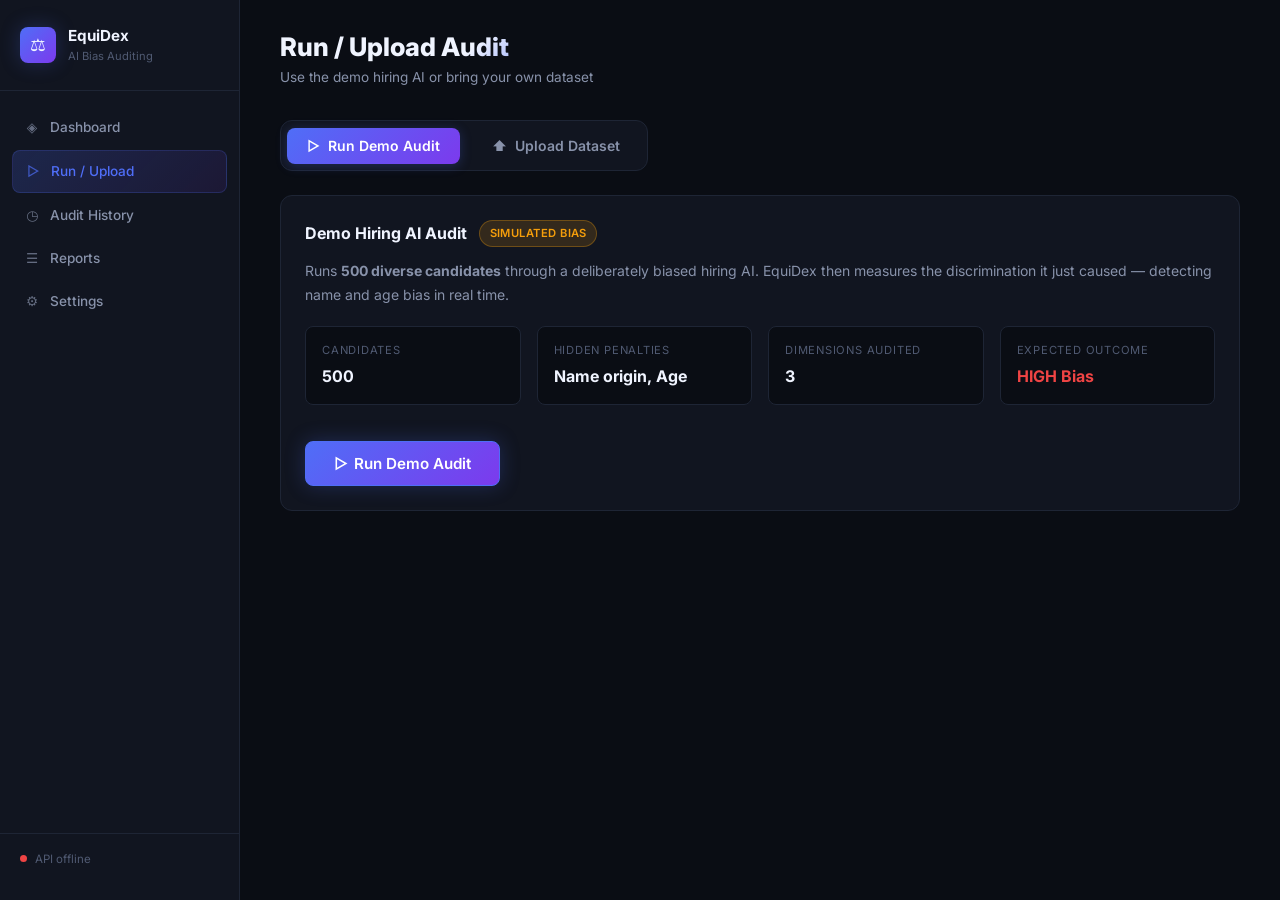
<file: frontend/audit.html>
<!DOCTYPE html>
<html lang="en">
<head>
  <meta charset="UTF-8" />
  <meta name="viewport" content="width=device-width, initial-scale=1.0" />
  <title>Run Audit — EquiDex</title>
  <meta name="description" content="Run a demo audit or upload your own dataset to detect AI bias." />
  <link rel="preconnect" href="https://fonts.googleapis.com" />
  <link href="https://fonts.googleapis.com/css2?family=Inter:wght@300;400;500;600;700;800&family=JetBrains+Mono:wght@400;500&display=swap" rel="stylesheet" />
  <link rel="stylesheet" href="css/style.css" />
</head>
<body>
  <nav class="sidebar" id="sidebar">
    <div class="sidebar-brand">
      <div class="brand-icon">⚖</div>
      <div>
        <div class="brand-name">EquiDex</div>
        <div class="brand-sub">AI Bias Auditing</div>
      </div>
    </div>
    <ul class="nav-list">
      <li><a href="index.html" class="nav-link">
        <span class="nav-icon">◈</span> Dashboard
      </a></li>
      <li><a href="audit.html" class="nav-link active">
        <span class="nav-icon">▷</span> Run / Upload
      </a></li>
      <li><a href="history.html" class="nav-link">
        <span class="nav-icon">◷</span> Audit History
      </a></li>
      <li><a href="report.html" class="nav-link">
        <span class="nav-icon">☰</span> Reports
      </a></li>
      <li><a href="settings.html" class="nav-link">
        <span class="nav-icon">⚙</span> Settings
      </a></li>
    </ul>
    <div class="sidebar-footer">
      <div class="status-dot" id="api-status-dot"></div>
      <span id="api-status-label">Connecting…</span>
    </div>
  </nav>

  <main class="main">
    <header class="topbar">
      <div>
        <h1 class="page-title">Run / Upload Audit</h1>
        <p class="page-sub">Use the demo hiring AI or bring your own dataset</p>
      </div>
    </header>

    <!-- Mode Toggle -->
    <div class="mode-toggle" id="mode-toggle">
      <button class="mode-btn mode-btn--active" id="tab-demo" onclick="switchMode('demo')">
        <span>▷</span> Run Demo Audit
      </button>
      <button class="mode-btn" id="tab-upload" onclick="switchMode('upload')">
        <span>⬆</span> Upload Dataset
      </button>
    </div>

    <!-- ── Demo Mode ── -->
    <section class="card" id="panel-demo">
      <div class="card-header">
        <h2 class="card-title">Demo Hiring AI Audit</h2>
        <span class="badge badge-warning">Simulated Bias</span>
      </div>
      <p class="card-desc">
        Runs <strong>500 diverse candidates</strong> through a deliberately biased hiring AI. 
        EquiDex then measures the discrimination it just caused — detecting name and age bias in real time.
      </p>

      <div class="info-grid">
        <div class="info-item">
          <div class="info-label">Candidates</div>
          <div class="info-val">500</div>
        </div>
        <div class="info-item">
          <div class="info-label">Hidden Penalties</div>
          <div class="info-val">Name origin, Age</div>
        </div>
        <div class="info-item">
          <div class="info-label">Dimensions Audited</div>
          <div class="info-val">3</div>
        </div>
        <div class="info-item">
          <div class="info-label">Expected Outcome</div>
          <div class="info-val text-danger">HIGH Bias</div>
        </div>
      </div>

      <button class="btn btn-primary btn-lg" id="btn-run-demo" onclick="runDemoAudit()">
        <span id="run-icon">▷</span>
        <span id="run-label">Run Demo Audit</span>
      </button>

      <div class="result-box" id="demo-result" style="display:none"></div>
    </section>

    <!-- ── Upload Mode ── -->
    <section class="card" id="panel-upload" style="display:none">
      <div class="card-header">
        <h2 class="card-title">Upload Existing Dataset</h2>
        <span class="badge badge-info">CSV or JSON</span>
      </div>
      <p class="card-desc">
        Upload a file containing your existing application decisions. 
        EquiDex will run its full bias analysis on your real-world data.
      </p>

      <!-- Format Guide -->
      <div class="format-tabs">
        <button class="fmt-tab fmt-tab--active" onclick="showFmt('csv')">CSV Format</button>
        <button class="fmt-tab" onclick="showFmt('json')">JSON Format</button>
      </div>

      <div class="format-example" id="fmt-csv">
        <div class="code-label">Required: <code>decision</code> column · Optional: name, age, ethnicity, experience, gpa, score</div>
        <pre class="code-block">name,age,ethnicity,experience,gpa,decision,score
James Smith,30,Caucasian,5,3.5,accepted,75
Mohammed Hassan,28,Middle Eastern,5,3.5,rejected,44
Lakisha Williams,27,African American,4,3.6,rejected,38
Emily White,29,Caucasian,4,3.4,accepted,70</pre>
      </div>

      <div class="format-example" id="fmt-json" style="display:none">
        <div class="code-label">Array of objects — same fields apply</div>
        <pre class="code-block">[
  {"name": "James Smith", "age": 30, "ethnicity": "Caucasian",
   "experience": 5, "gpa": 3.5, "decision": "accepted", "score": 75},
  {"name": "Mohammed Hassan", "age": 28, "ethnicity": "Middle Eastern",
   "experience": 5, "gpa": 3.5, "decision": "rejected", "score": 44}
]</pre>
      </div>

      <!-- Drop Zone -->
      <div class="dropzone" id="dropzone"
           ondragover="handleDragOver(event)"
           ondragleave="handleDragLeave(event)"
           ondrop="handleDrop(event)"
           onclick="document.getElementById('file-input').click()">
        <div class="drop-icon">⬆</div>
        <div class="drop-title">Drop your file here</div>
        <div class="drop-sub">or click to browse · .csv or .json · max 10 MB</div>
        <input type="file" id="file-input" accept=".csv,.json" style="display:none" onchange="handleFileSelect(event)" />
      </div>

      <!-- File Preview -->
      <div class="file-preview" id="file-preview" style="display:none">
        <div class="file-preview-header">
          <div class="file-info">
            <span class="file-icon">📄</span>
            <div>
              <div class="file-name" id="file-name"></div>
              <div class="file-meta" id="file-meta"></div>
            </div>
          </div>
          <button class="btn btn-ghost btn-sm" onclick="clearFile()">✕ Remove</button>
        </div>
        <!-- CSV Preview Table -->
        <div id="csv-preview-wrap" style="display:none">
          <div class="preview-label">Preview (first 5 rows)</div>
          <div class="table-wrap">
            <table class="data-table" id="preview-table">
              <thead id="preview-head"></thead>
              <tbody id="preview-body"></tbody>
            </table>
          </div>
        </div>
      </div>

      <button class="btn btn-primary btn-lg" id="btn-upload" onclick="uploadDataset()" disabled>
        <span id="upload-icon">⬆</span>
        <span id="upload-label">Upload & Analyse</span>
      </button>

      <div class="result-box" id="upload-result" style="display:none"></div>
    </section>
  </main>

  <script src="js/config.js"></script>
  <script src="js/api.js"></script>
  <script src="js/audit.js"></script>
</body>
</html>
</file>
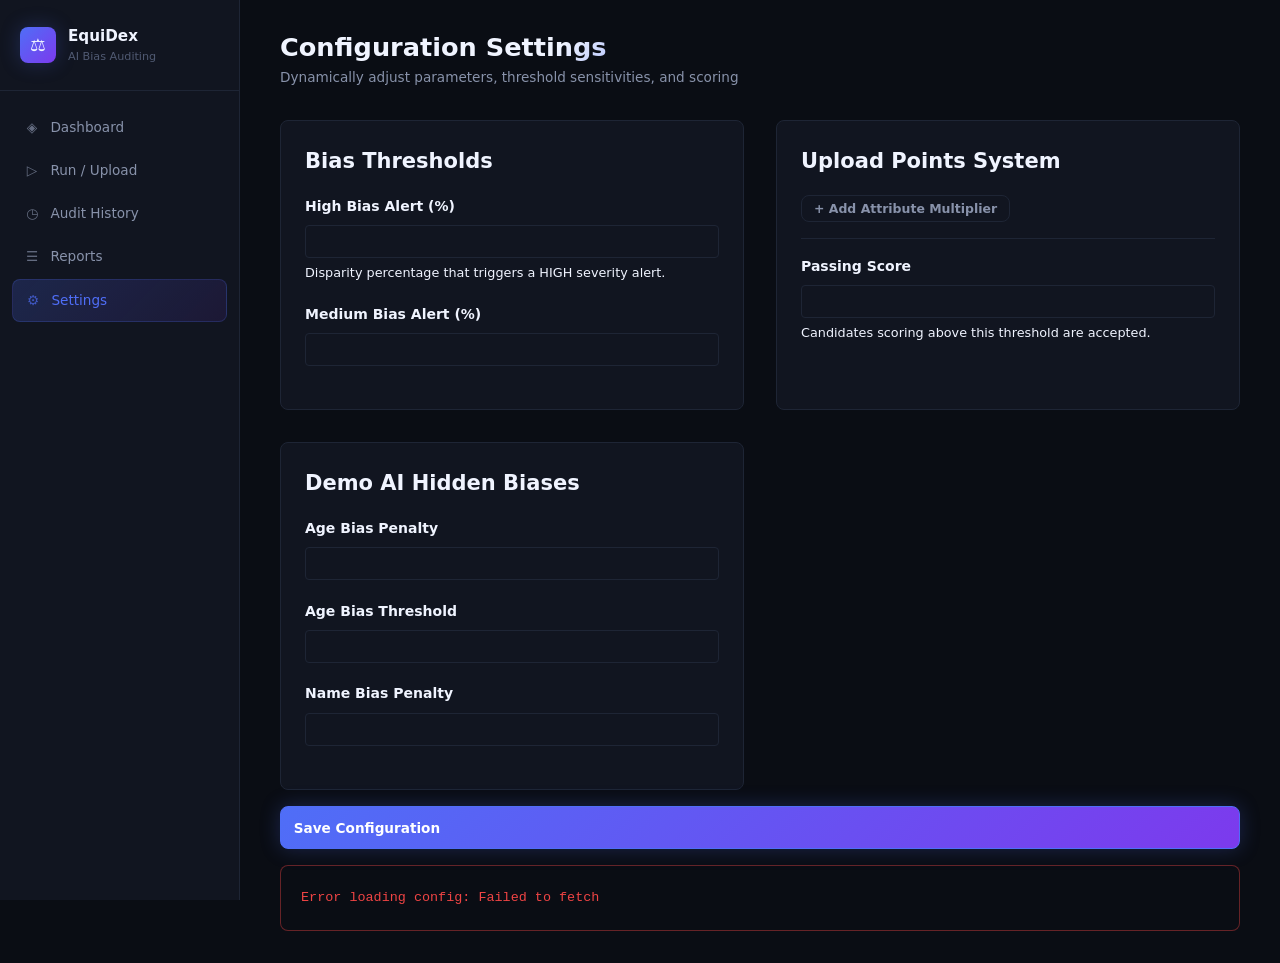
<file: frontend/settings.html>
<!DOCTYPE html>
<html lang="en">
<head>
  <meta charset="UTF-8" />
  <meta name="viewport" content="width=device-width, initial-scale=1.0" />
  <title>Settings — EquiDex</title>
  <link rel="stylesheet" href="css/style.css" />
  <style>
    .settings-grid { display: grid; grid-template-columns: 1fr 1fr; gap: 2rem; margin-top: 1.5rem; }
    .settings-card { background: var(--bg-card); padding: 1.5rem; border-radius: 8px; border: 1px solid var(--border); }
    .form-group { margin-bottom: 1.2rem; }
    .form-group label { display: block; margin-bottom: 0.5rem; font-weight: 600; color: #f0f4ff; }
    .form-group input { width: 100%; background: var(--bg-body); border: 1px solid var(--border); color: #f0f4ff; padding: 0.5rem 0.8rem; border-radius: 4px; font-family: 'Inter', sans-serif; }
    .form-group small { display: block; font-size: 0.8rem; color: var(--text-muted); margin-top: 0.3rem; }
    .btn-save { margin-top: 1rem; width: 100%; padding: 0.8rem; }
  </style>
</head>
<body>
  <nav class="sidebar" id="sidebar">
    <div class="sidebar-brand">
      <div class="brand-icon">⚖</div>
      <div>
        <div class="brand-name">EquiDex</div>
        <div class="brand-sub">AI Bias Auditing</div>
      </div>
    </div>
    <ul class="nav-list">
      <li><a href="index.html" class="nav-link"><span class="nav-icon">◈</span> Dashboard</a></li>
      <li><a href="audit.html" class="nav-link"><span class="nav-icon">▷</span> Run / Upload</a></li>
      <li><a href="history.html" class="nav-link"><span class="nav-icon">◷</span> Audit History</a></li>
      <li><a href="report.html" class="nav-link"><span class="nav-icon">☰</span> Reports</a></li>
      <li><a href="settings.html" class="nav-link active"><span class="nav-icon">⚙</span> Settings</a></li>
    </ul>
  </nav>

  <main class="main">
    <header class="topbar">
      <div>
        <h1 class="page-title">Configuration Settings</h1>
        <p class="page-sub">Dynamically adjust parameters, threshold sensitivities, and scoring</p>
      </div>
    </header>

    <div class="settings-grid">
      <!-- Thresholds -->
      <div class="settings-card">
        <h2 style="margin-bottom:1rem;color:#f0f4ff;">Bias Thresholds</h2>
        <div class="form-group">
          <label>High Bias Alert (%)</label>
          <input type="number" id="cfg-high-bias" />
          <small>Disparity percentage that triggers a HIGH severity alert.</small>
        </div>
        <div class="form-group">
          <label>Medium Bias Alert (%)</label>
          <input type="number" id="cfg-mid-bias" />
        </div>
      </div>

      <!-- Upload Points System -->
      <div class="settings-card">
        <h2 style="margin-bottom:1rem;color:#f0f4ff;">Upload Points System</h2>
        <div id="dynamic-multipliers">
          <!-- Populated by settings.js -->
        </div>
        <button class="btn btn-ghost btn-sm" onclick="addMultiplierField()" style="margin-bottom:1rem;">+ Add Attribute Multiplier</button>
        <div class="form-group" style="padding-top:1rem; border-top:1px solid var(--border);">
          <label>Passing Score</label>
          <input type="number" id="cfg-passing" />
          <small>Candidates scoring above this threshold are accepted.</small>
        </div>
      </div>

      <!-- Demo Biases -->
      <div class="settings-card">
        <h2 style="margin-bottom:1rem;color:#f0f4ff;">Demo AI Hidden Biases</h2>
        <div class="form-group">
          <label>Age Bias Penalty</label>
          <input type="number" id="cfg-age-penalty" />
        </div>
        <div class="form-group">
          <label>Age Bias Threshold</label>
          <input type="number" id="cfg-age-thresh" />
        </div>
        <div class="form-group">
          <label>Name Bias Penalty</label>
          <input type="number" id="cfg-name-penalty" />
        </div>
      </div>
    </div>

    <button class="btn btn-primary btn-save" onclick="saveConfiguration()" id="save-btn">Save Configuration</button>
    <div id="save-result" style="display:none;margin-top:1rem;" class="result-box"></div>
  </main>

  <script src="js/config.js"></script>
  <script src="js/api.js"></script>
  <script src="js/settings.js"></script>
</body>
</html>
</file>
<file: frontend/css/style.css>
/* ── EquiDex Design System ────────────────────────────────────────────────── */

:root {
  --bg:          #0a0d14;
  --bg-card:     #111520;
  --bg-hover:    #161b2a;
  --bg-input:    #0e1219;
  --border:      #1e2535;
  --border-soft: #252d40;

  --accent:      #4f6ef7;
  --accent-glow: rgba(79,110,247,0.25);
  --accent-2:    #7c3aed;

  --success:     #22c55e;
  --warning:     #f59e0b;
  --danger:      #ef4444;
  --info:        #38bdf8;

  --text-1:      #f0f4ff;
  --text-2:      #8892aa;
  --text-3:      #505a72;

  --sidebar-w:   240px;
  --radius:      12px;
  --radius-sm:   8px;
  --shadow:      0 4px 24px rgba(0,0,0,0.5);
  --transition:  0.18s ease;
}

*, *::before, *::after { box-sizing: border-box; margin: 0; padding: 0; }

html { scroll-behavior: smooth; }

body {
  font-family: 'Inter', system-ui, sans-serif;
  background: var(--bg);
  color: var(--text-1);
  display: flex;
  min-height: 100vh;
  font-size: 14px;
  line-height: 1.6;
}

/* ── Scrollbar ─────────────────────────────────────────────────────────────── */
::-webkit-scrollbar { width: 6px; height: 6px; }
::-webkit-scrollbar-track { background: var(--bg); }
::-webkit-scrollbar-thumb { background: var(--border-soft); border-radius: 4px; }

/* ── Sidebar ───────────────────────────────────────────────────────────────── */
.sidebar {
  width: var(--sidebar-w);
  min-height: 100vh;
  background: var(--bg-card);
  border-right: 1px solid var(--border);
  display: flex;
  flex-direction: column;
  position: fixed;
  top: 0; left: 0; bottom: 0;
  z-index: 100;
  padding: 1.5rem 0;
}

.sidebar-brand {
  display: flex;
  align-items: center;
  gap: 0.75rem;
  padding: 0 1.25rem 1.5rem;
  border-bottom: 1px solid var(--border);
  margin-bottom: 1rem;
}

.brand-icon {
  width: 36px; height: 36px;
  background: linear-gradient(135deg, var(--accent), var(--accent-2));
  border-radius: var(--radius-sm);
  display: flex; align-items: center; justify-content: center;
  font-size: 1.1rem;
  flex-shrink: 0;
  box-shadow: 0 0 20px var(--accent-glow);
}

.brand-name { font-weight: 700; font-size: 0.95rem; }
.brand-sub  { font-size: 0.7rem; color: var(--text-3); }

.nav-list { list-style: none; padding: 0 0.75rem; flex: 1; }

.nav-link {
  display: flex;
  align-items: center;
  gap: 0.65rem;
  padding: 0.6rem 0.75rem;
  border-radius: var(--radius-sm);
  color: var(--text-2);
  text-decoration: none;
  font-size: 0.85rem;
  font-weight: 500;
  transition: background var(--transition), color var(--transition);
  margin-bottom: 2px;
}

.nav-link:hover { background: var(--bg-hover); color: var(--text-1); }
.nav-link.active {
  background: linear-gradient(135deg, rgba(79,110,247,0.2), rgba(124,58,237,0.1));
  color: var(--accent);
  border: 1px solid rgba(79,110,247,0.2);
}

.nav-icon { width: 1rem; text-align: center; opacity: 0.7; }

.sidebar-footer {
  padding: 1rem 1.25rem 0.5rem;
  border-top: 1px solid var(--border);
  display: flex;
  align-items: center;
  gap: 0.5rem;
  font-size: 0.72rem;
  color: var(--text-3);
}

.status-dot {
  width: 7px; height: 7px;
  border-radius: 50%;
  background: var(--text-3);
  flex-shrink: 0;
  transition: background 0.4s;
}
.status-dot.online  { background: var(--success); box-shadow: 0 0 6px var(--success); }
.status-dot.offline { background: var(--danger); }

/* ── Main ──────────────────────────────────────────────────────────────────── */
.main {
  margin-left: var(--sidebar-w);
  flex: 1;
  padding: 2rem 2.5rem;
  max-width: 1200px;
}

/* ── Topbar ────────────────────────────────────────────────────────────────── */
.topbar {
  display: flex;
  align-items: flex-start;
  justify-content: space-between;
  margin-bottom: 2rem;
}

.page-title {
  font-size: 1.6rem;
  font-weight: 800;
  background: linear-gradient(135deg, var(--text-1) 60%, var(--accent));
  -webkit-background-clip: text;
  -webkit-text-fill-color: transparent;
  background-clip: text;
  line-height: 1.2;
}

.page-sub { color: var(--text-2); font-size: 0.85rem; margin-top: 0.25rem; }

.topbar-actions { display: flex; gap: 0.75rem; }

/* ── Alert Banner ──────────────────────────────────────────────────────────── */
.alert-banner {
  background: rgba(245,158,11,0.1);
  border: 1px solid rgba(245,158,11,0.3);
  color: var(--warning);
  padding: 0.75rem 1.25rem;
  border-radius: var(--radius-sm);
  margin-bottom: 1.5rem;
  font-size: 0.85rem;
  display: flex;
  gap: 0.5rem;
  align-items: center;
}

.inline-link { color: var(--accent); text-decoration: underline; cursor: pointer; }

/* ── KPI Grid ──────────────────────────────────────────────────────────────── */
.kpi-grid {
  display: grid;
  grid-template-columns: repeat(auto-fit, minmax(200px, 1fr));
  gap: 1rem;
  margin-bottom: 2rem;
}

.kpi-card {
  background: var(--bg-card);
  border: 1px solid var(--border);
  border-radius: var(--radius);
  padding: 1.25rem 1.5rem;
  transition: border-color var(--transition), box-shadow var(--transition);
}

.kpi-card:hover {
  border-color: var(--border-soft);
  box-shadow: var(--shadow);
}

.kpi-card--alert { border-color: rgba(239,68,68,0.3); background: rgba(239,68,68,0.05); }

.kpi-label { font-size: 0.75rem; color: var(--text-2); text-transform: uppercase; letter-spacing: 0.08em; margin-bottom: 0.5rem; }
.kpi-value { font-size: 2rem; font-weight: 800; font-family: 'JetBrains Mono', monospace; color: var(--text-1); }

/* ── Section ───────────────────────────────────────────────────────────────── */
.section { margin-bottom: 2.5rem; }

.section-header {
  display: flex;
  align-items: center;
  justify-content: space-between;
  margin-bottom: 1rem;
  flex-wrap: wrap;
  gap: 0.75rem;
}

.section-title { font-size: 1rem; font-weight: 700; }

/* ── Card ──────────────────────────────────────────────────────────────────── */
.card {
  background: var(--bg-card);
  border: 1px solid var(--border);
  border-radius: var(--radius);
  padding: 1.5rem;
  margin-bottom: 1.5rem;
}

.card-header {
  display: flex;
  align-items: center;
  gap: 0.75rem;
  margin-bottom: 0.75rem;
  flex-wrap: wrap;
}

.card-title { font-size: 1rem; font-weight: 700; }
.card-desc  { color: var(--text-2); font-size: 0.875rem; line-height: 1.7; margin-bottom: 1.25rem; }

/* ── Tabs ──────────────────────────────────────────────────────────────────── */
.tab-group {
  display: flex;
  gap: 0.4rem;
  flex-wrap: wrap;
}

.tab-btn {
  padding: 0.35rem 0.85rem;
  border-radius: 20px;
  border: 1px solid var(--border);
  background: transparent;
  color: var(--text-2);
  font-size: 0.78rem;
  cursor: pointer;
  transition: all var(--transition);
  font-family: inherit;
}

.tab-btn:hover { border-color: var(--accent); color: var(--accent); }
.tab-btn.active { background: var(--accent); border-color: var(--accent); color: #fff; }

/* ── Table ─────────────────────────────────────────────────────────────────── */
.table-wrap {
  overflow-x: auto;
  border-radius: var(--radius-sm);
  border: 1px solid var(--border);
}

.data-table {
  width: 100%;
  border-collapse: collapse;
  font-size: 0.83rem;
}

.data-table th {
  background: rgba(255,255,255,0.03);
  padding: 0.7rem 1rem;
  text-align: left;
  font-size: 0.72rem;
  font-weight: 600;
  text-transform: uppercase;
  letter-spacing: 0.07em;
  color: var(--text-2);
  border-bottom: 1px solid var(--border);
  white-space: nowrap;
}

.data-table td {
  padding: 0.75rem 1rem;
  border-bottom: 1px solid var(--border);
  color: var(--text-1);
  vertical-align: middle;
}

.data-table tr:last-child td { border-bottom: none; }
.data-table tbody tr:hover { background: var(--bg-hover); }

.empty-row { text-align: center; color: var(--text-3); padding: 2rem !important; }

/* Row styling for severity */
tr.row-high   td:last-child { color: var(--danger); }
tr.row-medium td:last-child { color: var(--warning); }
tr.row-low    td:last-child { color: var(--success); }

/* ── Badges ─────────────────────────────────────────────────────────────────── */
.badge {
  padding: 0.2rem 0.6rem;
  border-radius: 20px;
  font-size: 0.7rem;
  font-weight: 600;
  letter-spacing: 0.04em;
  text-transform: uppercase;
  white-space: nowrap;
}

.badge-ghost   { background: var(--border); color: var(--text-2); }
.badge-success { background: rgba(34,197,94,0.15); color: var(--success); border: 1px solid rgba(34,197,94,0.3); }
.badge-warning { background: rgba(245,158,11,0.15); color: var(--warning); border: 1px solid rgba(245,158,11,0.3); }
.badge-danger  { background: rgba(239,68,68,0.15); color: var(--danger); border: 1px solid rgba(239,68,68,0.3); }
.badge-info    { background: rgba(56,189,248,0.15); color: var(--info); border: 1px solid rgba(56,189,248,0.3); }
.badge-accent  { background: rgba(79,110,247,0.2); color: var(--accent); border: 1px solid rgba(79,110,247,0.3); }

/* ── Severity Pills ─────────────────────────────────────────────────────────── */
.severity-pill {
  display: inline-block;
  padding: 0.15rem 0.5rem;
  border-radius: 10px;
  font-size: 0.7rem;
  font-weight: 700;
}

.severity-HIGH   { background: rgba(239,68,68,0.15); color: var(--danger); }
.severity-MEDIUM { background: rgba(245,158,11,0.15); color: var(--warning); }
.severity-LOW    { background: rgba(34,197,94,0.15); color: var(--success); }
.severity-NONE   { background: rgba(56,189,248,0.1); color: var(--info); }

/* Rate bar */
.rate-bar-wrap { display: flex; align-items: center; gap: 0.5rem; }
.rate-bar { height: 4px; border-radius: 2px; background: var(--border); flex: 1; min-width: 60px; }
.rate-bar-fill { height: 100%; border-radius: 2px; transition: width 0.5s ease; }

/* ── Buttons ────────────────────────────────────────────────────────────────── */
.btn {
  display: inline-flex;
  align-items: center;
  gap: 0.4rem;
  padding: 0.5rem 1.1rem;
  border-radius: var(--radius-sm);
  font-family: inherit;
  font-size: 0.85rem;
  font-weight: 600;
  cursor: pointer;
  transition: all var(--transition);
  border: 1px solid transparent;
  white-space: nowrap;
  text-decoration: none;
}

.btn:disabled { opacity: 0.45; cursor: not-allowed; }

.btn-primary {
  background: linear-gradient(135deg, var(--accent), var(--accent-2));
  color: #fff;
  border-color: var(--accent);
  box-shadow: 0 0 20px var(--accent-glow);
}
.btn-primary:hover:not(:disabled) {
  box-shadow: 0 0 30px rgba(79,110,247,0.45);
  transform: translateY(-1px);
}

.btn-ghost {
  background: transparent;
  color: var(--text-2);
  border-color: var(--border);
}
.btn-ghost:hover:not(:disabled) {
  border-color: var(--border-soft);
  color: var(--text-1);
  background: var(--bg-hover);
}

.btn-sm  { padding: 0.3rem 0.75rem; font-size: 0.78rem; }
.btn-lg  { padding: 0.75rem 1.75rem; font-size: 0.95rem; margin-top: 1.25rem; }

/* ── Action Cards ───────────────────────────────────────────────────────────── */
.action-grid {
  display: grid;
  grid-template-columns: repeat(auto-fit, minmax(200px, 1fr));
  gap: 1rem;
}

.action-card {
  background: var(--bg);
  border: 1px solid var(--border);
  border-radius: var(--radius);
  padding: 1.25rem;
  text-align: left;
  cursor: pointer;
  transition: all var(--transition);
  font-family: inherit;
  color: var(--text-1);
}

.action-card:hover {
  border-color: var(--accent);
  background: rgba(79,110,247,0.05);
  box-shadow: 0 0 20px var(--accent-glow);
  transform: translateY(-2px);
}

.action-icon  { font-size: 1.5rem; margin-bottom: 0.5rem; }
.action-title { font-size: 0.9rem; font-weight: 700; margin-bottom: 0.3rem; }
.action-desc  { font-size: 0.78rem; color: var(--text-2); line-height: 1.5; }

/* ── Result Box ─────────────────────────────────────────────────────────────── */
.result-box {
  margin-top: 1.25rem;
  padding: 1.25rem;
  background: var(--bg);
  border: 1px solid var(--border-soft);
  border-radius: var(--radius-sm);
  font-size: 0.84rem;
  line-height: 1.75;
  white-space: pre-wrap;
  color: var(--text-1);
  font-family: 'JetBrains Mono', monospace;
  max-height: 500px;
  overflow-y: auto;
  animation: fadeIn 0.3s ease;
}

.result-box.is-error { border-color: rgba(239,68,68,0.4); color: var(--danger); }
.result-box.is-loading { color: var(--text-3); }

/* ── Mode Toggle ────────────────────────────────────────────────────────────── */
.mode-toggle {
  display: flex;
  gap: 0.75rem;
  margin-bottom: 1.5rem;
  background: var(--bg-card);
  border: 1px solid var(--border);
  border-radius: var(--radius);
  padding: 0.4rem;
  width: fit-content;
}

.mode-btn {
  display: flex;
  align-items: center;
  gap: 0.5rem;
  padding: 0.6rem 1.25rem;
  border-radius: var(--radius-sm);
  border: none;
  background: transparent;
  color: var(--text-2);
  font-family: inherit;
  font-size: 0.875rem;
  font-weight: 600;
  cursor: pointer;
  transition: all var(--transition);
}

.mode-btn--active {
  background: linear-gradient(135deg, var(--accent), var(--accent-2));
  color: #fff;
  box-shadow: 0 2px 12px var(--accent-glow);
}

/* ── Info Grid (audit.html) ─────────────────────────────────────────────────── */
.info-grid {
  display: grid;
  grid-template-columns: repeat(auto-fit, minmax(140px, 1fr));
  gap: 1rem;
  margin-bottom: 1rem;
}

.info-item { background: var(--bg); border: 1px solid var(--border); border-radius: var(--radius-sm); padding: 0.9rem 1rem; }
.info-label { font-size: 0.7rem; color: var(--text-3); text-transform: uppercase; letter-spacing: 0.07em; margin-bottom: 0.25rem; }
.info-val   { font-size: 1rem; font-weight: 700; color: var(--text-1); }
.text-danger { color: var(--danger) !important; }

/* ── Format Tabs ────────────────────────────────────────────────────────────── */
.format-tabs {
  display: flex;
  gap: 0.4rem;
  margin-bottom: 0.75rem;
}

.fmt-tab {
  padding: 0.3rem 0.8rem;
  border-radius: 6px;
  border: 1px solid var(--border);
  background: transparent;
  color: var(--text-2);
  font-size: 0.78rem;
  font-weight: 600;
  cursor: pointer;
  font-family: inherit;
  transition: all var(--transition);
}

.fmt-tab--active { background: var(--bg-hover); color: var(--text-1); border-color: var(--border-soft); }

.format-example { margin-bottom: 1.25rem; }
.code-label { font-size: 0.75rem; color: var(--text-2); margin-bottom: 0.4rem; }
.code-label code { background: var(--border); padding: 0.1rem 0.35rem; border-radius: 4px; font-family: 'JetBrains Mono', monospace; }

.code-block {
  background: var(--bg);
  border: 1px solid var(--border);
  border-radius: var(--radius-sm);
  padding: 1rem;
  font-family: 'JetBrains Mono', monospace;
  font-size: 0.78rem;
  color: var(--info);
  line-height: 1.7;
  overflow-x: auto;
}

/* ── Drop Zone ──────────────────────────────────────────────────────────────── */
.dropzone {
  border: 2px dashed var(--border-soft);
  border-radius: var(--radius);
  padding: 3rem 2rem;
  text-align: center;
  cursor: pointer;
  transition: all var(--transition);
  margin: 1rem 0;
}

.dropzone:hover, .dropzone.drag-over {
  border-color: var(--accent);
  background: rgba(79,110,247,0.04);
}

.drop-icon  { font-size: 2rem; margin-bottom: 0.5rem; opacity: 0.6; }
.drop-title { font-size: 0.95rem; font-weight: 600; margin-bottom: 0.25rem; }
.drop-sub   { font-size: 0.78rem; color: var(--text-3); }

/* ── File Preview ───────────────────────────────────────────────────────────── */
.file-preview {
  border: 1px solid var(--border-soft);
  border-radius: var(--radius);
  overflow: hidden;
  margin: 0.75rem 0;
  animation: fadeIn 0.25s ease;
}

.file-preview-header {
  display: flex;
  align-items: center;
  justify-content: space-between;
  padding: 0.85rem 1rem;
  background: rgba(79,110,247,0.05);
  border-bottom: 1px solid var(--border);
}

.file-info  { display: flex; align-items: center; gap: 0.75rem; }
.file-icon  { font-size: 1.5rem; }
.file-name  { font-weight: 600; font-size: 0.875rem; }
.file-meta  { font-size: 0.75rem; color: var(--text-2); }
.preview-label { font-size: 0.72rem; color: var(--text-2); padding: 0.6rem 1rem 0.25rem; text-transform: uppercase; letter-spacing: 0.06em; }

/* ── Spinner ────────────────────────────────────────────────────────────────── */
.spinner-wrap {
  display: flex;
  flex-direction: column;
  align-items: center;
  gap: 1rem;
  padding: 3rem;
  color: var(--text-2);
  font-size: 0.875rem;
}

.spinner {
  width: 36px; height: 36px;
  border: 3px solid var(--border);
  border-top-color: var(--accent);
  border-radius: 50%;
  animation: spin 0.8s linear infinite;
}

/* ── Report Page ────────────────────────────────────────────────────────────── */
.form-label { display: block; font-size: 0.78rem; color: var(--text-2); text-transform: uppercase; letter-spacing: 0.07em; margin-bottom: 0.5rem; }

.form-select {
  background: var(--bg-input);
  border: 1px solid var(--border);
  border-radius: var(--radius-sm);
  color: var(--text-1);
  font-family: inherit;
  font-size: 0.875rem;
  padding: 0.55rem 0.9rem;
  flex: 1;
  min-width: 220px;
  transition: border-color var(--transition);
  appearance: none;
  cursor: pointer;
}

.form-select:focus { outline: none; border-color: var(--accent); }
.select-row { display: flex; gap: 0.75rem; align-items: center; flex-wrap: wrap; }

.finding-card {
  background: var(--bg);
  border: 1px solid var(--border);
  border-radius: var(--radius-sm);
  padding: 1rem 1.25rem;
  margin-bottom: 0.75rem;
  display: grid;
  gap: 0.3rem;
}

.finding-header { display: flex; align-items: center; gap: 0.6rem; flex-wrap: wrap; }
.finding-dim    { font-weight: 700; font-size: 0.875rem; }
.finding-group  { font-size: 0.78rem; color: var(--text-2); }
.finding-evidence { font-size: 0.83rem; color: var(--text-2); line-height: 1.6; margin-top: 0.25rem; }

.report-text {
  font-size: 0.875rem;
  line-height: 1.9;
  color: var(--text-2);
  white-space: pre-wrap;
  font-family: 'Inter', sans-serif;
}

.summary-quote {
  border-left: 3px solid var(--accent);
  padding-left: 1.25rem;
  color: var(--text-2);
  font-size: 0.925rem;
  line-height: 1.9;
  font-style: italic;
}

.report-actions { display: flex; justify-content: flex-end; gap: 0.75rem; padding-top: 0.5rem; }

.empty-prompt {
  text-align: center;
  padding: 3rem;
  color: var(--text-2);
  font-size: 0.875rem;
  line-height: 1.8;
}
.empty-icon { font-size: 2.5rem; margin-bottom: 0.75rem; }

/* ── Utility ────────────────────────────────────────────────────────────────── */
.mono { font-family: 'JetBrains Mono', monospace; }

.text-success { color: var(--success) !important; }
.text-warning { color: var(--warning) !important; }
.text-danger  { color: var(--danger)  !important; }
.text-info    { color: var(--info)    !important; }
.text-muted   { color: var(--text-3)  !important; }

/* ── Animations ─────────────────────────────────────────────────────────────── */
@keyframes fadeIn {
  from { opacity: 0; transform: translateY(6px); }
  to   { opacity: 1; transform: translateY(0); }
}

@keyframes spin {
  to { transform: rotate(360deg); }
}

/* ── Responsive ─────────────────────────────────────────────────────────────── */
@media (max-width: 768px) {
  .sidebar { transform: translateX(-100%); }
  .main    { margin-left: 0; padding: 1.25rem; }
  .kpi-grid { grid-template-columns: 1fr 1fr; }
  .action-grid { grid-template-columns: 1fr; }
  .charts-row { grid-template-columns: 1fr !important; }
}

/* ── Chart Layout ────────────────────────────────────────────────────────────── */

.charts-row {
  display: grid;
  grid-template-columns: 280px 1fr 280px;
  gap: 1rem;
  margin-bottom: 2rem;
  align-items: start;
}

.charts-row--compact {
  grid-template-columns: 1fr 260px;
  margin-bottom: 1.25rem;
}

.chart-card {
  background: var(--bg-card);
  border: 1px solid var(--border);
  border-radius: var(--radius);
  padding: 1.25rem;
  transition: border-color var(--transition), box-shadow var(--transition);
  animation: fadeIn 0.4s ease;
}

.chart-card:hover {
  border-color: var(--border-soft);
  box-shadow: 0 0 24px rgba(79,110,247,0.08);
}

.chart-card--wide {
  /* spans full available width when in compact 2-col grid */
}

.chart-card-title {
  font-size: 0.75rem;
  font-weight: 600;
  text-transform: uppercase;
  letter-spacing: 0.08em;
  color: var(--text-2);
  margin-bottom: 1rem;
}

/* Fixed-height wrappers so Chart.js respects maintainAspectRatio: false */
.chart-wrap {
  position: relative;
}

.chart-wrap--donut {
  height: 300px;
  display: flex;
  align-items: center;
  justify-content: center;
}

.chart-wrap--bar {
  height: 300px;
}

/* Taller bar for stacked charts (history detail) */
.charts-row--compact .chart-wrap--bar {
  height: 200px;
}
</file>
